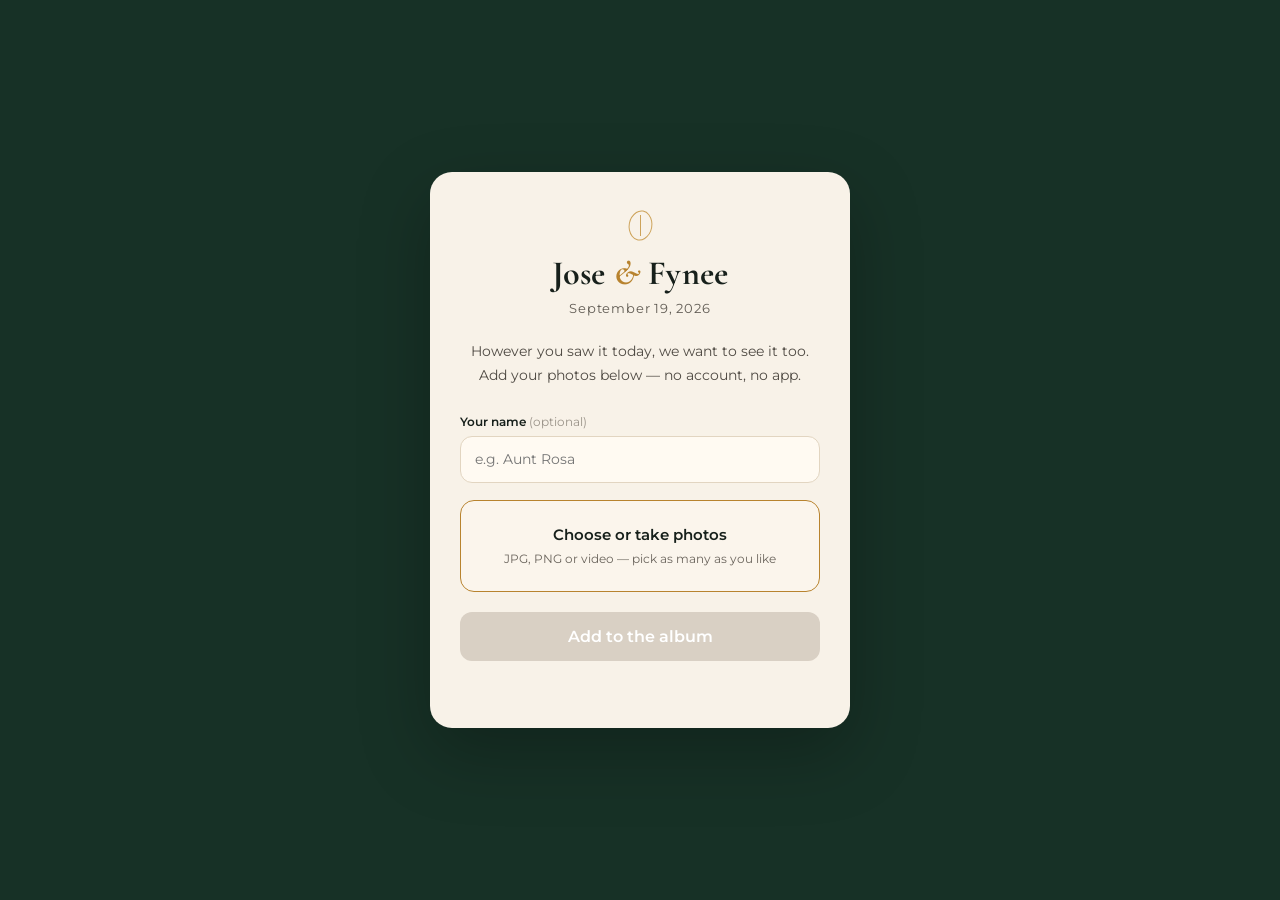
<file: index.html>
<!DOCTYPE html>
<html lang="en">
<head>
  <meta charset="UTF-8">
  <meta name="viewport" content="width=device-width, initial-scale=1.0">
  <meta name="theme-color" content="#173126">
  <title>Jose & Fynee — Wedding Photos</title>
  <link rel="preconnect" href="https://fonts.googleapis.com">
  <link rel="preconnect" href="https://fonts.gstatic.com" crossorigin>
  <link href="https://fonts.googleapis.com/css2?family=Cormorant+Garamond:wght@500;600;700&family=Montserrat:wght@400;500;600&display=swap" rel="stylesheet">
  <link rel="stylesheet" href="style.css">
</head>
<body>
  <main class="page">
    <section class="card" aria-labelledby="title">
      <div class="leaf" aria-hidden="true">◯</div>

      <h1 id="title">Jose <span>&amp;</span> Fynee</h1>
      <p class="date">September 19, 2026</p>

      <p class="intro">
        However you saw it today, we want to see it too.
        Add your photos below — no account, no app.
      </p>

      <label class="field-label" for="guestName">
        Your name <span>(optional)</span>
      </label>
      <input id="guestName" class="name-input" type="text"
             placeholder="e.g. Aunt Rosa" autocomplete="name">

      <input id="fileInput" type="file" accept="image/jpeg,image/png,image/webp,video/mp4,video/quicktime" multiple hidden>

      <button id="chooseBtn" class="upload-box" type="button">
        <strong>Choose or take photos</strong>
        <span>JPG, PNG or video — pick as many as you like</span>
      </button>

      <div id="fileList" class="file-list" hidden></div>

      <div id="progressWrap" class="progress-wrap" hidden>
        <div class="progress-track">
          <div id="progressBar" class="progress-bar"></div>
        </div>
        <p id="progressText">Uploading…</p>
      </div>

      <button id="submitBtn" class="submit-btn" type="button" disabled>
        Add to the album
      </button>

      <p id="status" class="status" role="status" aria-live="polite"></p>

      <section id="success" class="success" hidden>
        <div class="success-icon">✓</div>
        <h2>Thank you!</h2>
        <p>Your memories have been added to our wedding album.</p>
        <button id="addMoreBtn" class="secondary-btn" type="button">Add more photos</button>
      </section>
    </section>
  </main>

  <script src="script.js"></script>
</body>
</html>
</file>
<file: style.css>
* {
  box-sizing: border-box;
}

:root {
  --green: #173126;
  --cream: #f8f2e8;
  --cream-2: #fffaf2;
  --gold: #cda35a;
  --gold-dark: #b8832e;
  --text: #17201b;
  --muted: #6c675f;
  --border: #e2d5c1;
}

html, body {
  margin: 0;
  min-height: 100%;
}

body {
  font-family: "Montserrat", Arial, sans-serif;
  background: var(--green);
  color: var(--text);
}

.page {
  min-height: 100vh;
  display: grid;
  place-items: center;
  padding: 32px 16px;
}

.card {
  width: min(420px, 100%);
  background: var(--cream);
  border-radius: 22px;
  padding: 40px 30px 38px;
  box-shadow: 0 25px 70px rgba(0, 0, 0, .25);
  text-align: center;
}

.leaf {
  width: 27px;
  height: 27px;
  margin: 0 auto 18px;
  color: var(--gold);
  border: 1px solid var(--gold);
  border-radius: 65% 35% 65% 35%;
  transform: rotate(-35deg);
  font-size: 0;
  position: relative;
}

.leaf::after {
  content: "";
  position: absolute;
  width: 1px;
  height: 21px;
  background: var(--gold);
  left: 12px;
  top: 2px;
  transform: rotate(35deg);
}

h1 {
  font-family: "Cormorant Garamond", Georgia, serif;
  font-size: 34px;
  line-height: 1;
  margin: 0;
  font-weight: 700;
  letter-spacing: .2px;
}

h1 span {
  color: var(--gold-dark);
  font-style: italic;
}

.date {
  margin: 9px 0 24px;
  color: #615c54;
  font-size: 13px;
  letter-spacing: .8px;
}

.intro {
  max-width: 340px;
  margin: 0 auto 27px;
  line-height: 1.65;
  font-size: 14px;
  color: #4f4a43;
}

.field-label {
  display: block;
  text-align: left;
  margin-bottom: 7px;
  font-size: 12px;
  font-weight: 600;
}

.field-label span {
  color: #9a9389;
  font-weight: 400;
}

.name-input {
  width: 100%;
  height: 47px;
  border: 1px solid var(--border);
  border-radius: 12px;
  background: var(--cream-2);
  padding: 0 14px;
  outline: none;
  font: inherit;
  font-size: 14px;
  margin-bottom: 17px;
}

.name-input:focus {
  border-color: var(--gold);
  box-shadow: 0 0 0 3px rgba(205, 163, 90, .13);
}

.upload-box {
  width: 100%;
  min-height: 92px;
  border: 1.5px solid var(--gold-dark);
  border-radius: 14px;
  background: rgba(255, 250, 242, .35);
  cursor: pointer;
  display: flex;
  flex-direction: column;
  align-items: center;
  justify-content: center;
  gap: 7px;
  color: var(--text);
  transition: transform .15s ease, background .15s ease;
  font-family: inherit;
}

.upload-box:hover {
  background: var(--cream-2);
}

.upload-box:active {
  transform: scale(.99);
}

.upload-box strong {
  font-size: 15px;
  font-weight: 600;
}

.upload-box span {
  font-size: 12px;
  color: #6b655d;
}

.file-list {
  margin-top: 13px;
  text-align: left;
  background: rgba(255, 250, 242, .7);
  border-radius: 12px;
  padding: 8px 12px;
}

.file-row {
  display: flex;
  align-items: center;
  justify-content: space-between;
  gap: 8px;
  padding: 7px 0;
  font-size: 12px;
  border-bottom: 1px solid #eadfce;
}

.file-row:last-child {
  border-bottom: 0;
}

.file-name {
  overflow: hidden;
  text-overflow: ellipsis;
  white-space: nowrap;
}

.file-size {
  color: #8a8378;
  flex: 0 0 auto;
}

.progress-wrap {
  margin-top: 15px;
}

.progress-track {
  width: 100%;
  height: 7px;
  border-radius: 99px;
  background: #e3d8c9;
  overflow: hidden;
}

.progress-bar {
  width: 0%;
  height: 100%;
  background: var(--gold-dark);
  transition: width .2s ease;
}

.progress-wrap p {
  font-size: 11px;
  color: #70695f;
  margin: 7px 0 0;
}

.submit-btn {
  width: 100%;
  height: 49px;
  margin-top: 20px;
  border: 0;
  border-radius: 12px;
  background: var(--gold-dark);
  color: white;
  font: inherit;
  font-weight: 600;
  cursor: pointer;
  transition: opacity .15s ease, transform .15s ease;
}

.submit-btn:disabled {
  background: #d9d0c4;
  cursor: not-allowed;
}

.submit-btn:not(:disabled):active {
  transform: scale(.99);
}

.status {
  min-height: 18px;
  margin: 11px 0 0;
  font-size: 12px;
  color: #756e64;
}

.success {
  margin-top: 22px;
  padding-top: 20px;
  border-top: 1px solid var(--border);
}

.success-icon {
  width: 42px;
  height: 42px;
  margin: 0 auto 10px;
  display: grid;
  place-items: center;
  border: 1px solid var(--gold);
  border-radius: 50%;
  color: var(--gold-dark);
  font-size: 20px;
}

.success h2 {
  font-family: "Cormorant Garamond", Georgia, serif;
  font-size: 28px;
  margin: 0 0 5px;
}

.success p {
  margin: 0 auto 15px;
  max-width: 280px;
  font-size: 12px;
  line-height: 1.55;
  color: var(--muted);
}

.secondary-btn {
  border: 1px solid var(--gold-dark);
  background: transparent;
  color: var(--gold-dark);
  padding: 10px 17px;
  border-radius: 10px;
  font: inherit;
  font-size: 12px;
  font-weight: 600;
  cursor: pointer;
}

[hidden] {
  display: none !important;
}

@media (max-width: 420px) {
  .page {
    padding: 16px;
  }

  .card {
    padding: 34px 22px 30px;
  }

  h1 {
    font-size: 31px;
  }
}
</file>
